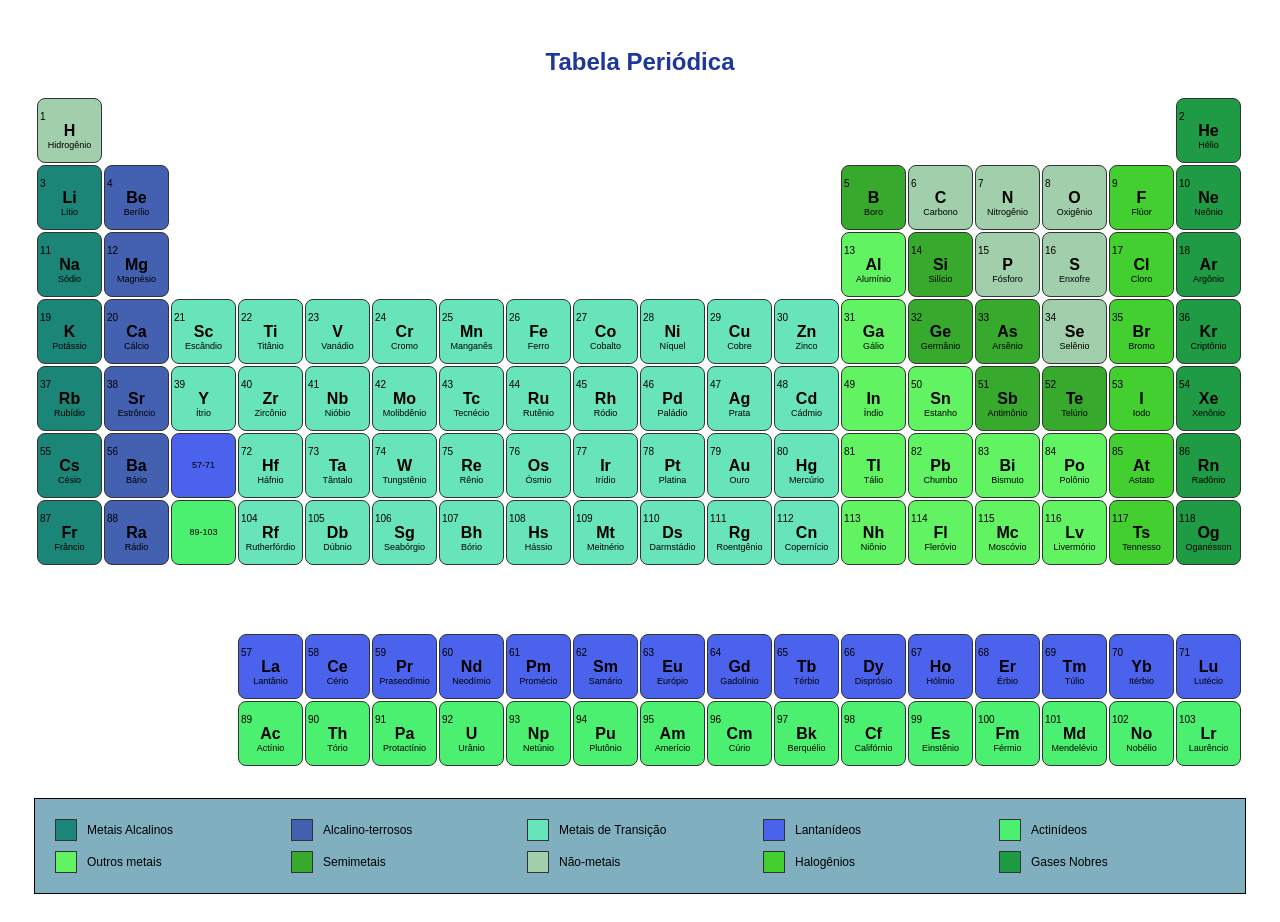
<file: index.html>
<!DOCTYPE html>
<head>
    <link rel="stylesheet" href="index.css">
    <meta charset="UTF-8">
    <title>Tabela Periódica</title>
 
</head>
<body>


    <h2>Tabela Periódica</h2>


    <table>
        <tr>
            <td class="nao-metal"><span class="numero">1</span><span class="simbolo">H</span>Hidrogênio</td>
            <td class="empty"></td><td class="empty"></td><td class="empty"></td><td class="empty"></td><td class="empty"></td><td class="empty"></td><td class="empty"></td><td class="empty"></td><td class="empty"></td><td class="empty"></td><td class="empty"></td><td class="empty"></td><td class="empty"></td><td class="empty"></td><td class="empty"></td><td class="empty"></td>
            <td class="gas-nobre"><span class="numero">2</span><span class="simbolo">He</span>Hélio</td>
        </tr>
        <tr>
            <td class="alcalino"><span class="numero">3</span><span class="simbolo">Li</span>Lítio</td>
            <td class="alcalino-terroso"><span class="numero">4</span><span class="simbolo">Be</span>Berílio</td>
            <td class="empty"></td><td class="empty"></td><td class="empty"></td><td class="empty"></td><td class="empty"></td><td class="empty"></td><td class="empty"></td><td class="empty"></td><td class="empty"></td><td class="empty"></td>
            <td class="semimetal"><span class="numero">5</span><span class="simbolo">B</span>Boro</td>
            <td class="nao-metal"><span class="numero">6</span><span class="simbolo">C</span>Carbono</td>
            <td class="nao-metal"><span class="numero">7</span><span class="simbolo">N</span>Nitrogênio</td>
            <td class="nao-metal"><span class="numero">8</span><span class="simbolo">O</span>Oxigênio</td>
            <td class="halogenio"><span class="numero">9</span><span class="simbolo">F</span>Flúor</td>
            <td class="gas-nobre"><span class="numero">10</span><span class="simbolo">Ne</span>Neônio</td>
        </tr>
        <tr>
            <td class="alcalino"><span class="numero">11</span><span class="simbolo">Na</span>Sódio</td>
            <td class="alcalino-terroso"><span class="numero">12</span><span class="simbolo">Mg</span>Magnésio</td>
            <td class="empty"></td><td class="empty"></td><td class="empty"></td><td class="empty"></td><td class="empty"></td><td class="empty"></td><td class="empty"></td><td class="empty"></td><td class="empty"></td><td class="empty"></td>
            <td class="pos-transicao"><span class="numero">13</span><span class="simbolo">Al</span>Alumínio</td>
            <td class="semimetal"><span class="numero">14</span><span class="simbolo">Si</span>Silício</td>
            <td class="nao-metal"><span class="numero">15</span><span class="simbolo">P</span>Fósforo</td>
            <td class="nao-metal"><span class="numero">16</span><span class="simbolo">S</span>Enxofre</td>
            <td class="halogenio"><span class="numero">17</span><span class="simbolo">Cl</span>Cloro</td>
            <td class="gas-nobre"><span class="numero">18</span><span class="simbolo">Ar</span>Argônio</td>
        </tr>
        <tr>
            <td class="alcalino"><span class="numero">19</span><span class="simbolo">K</span>Potássio</td>
            <td class="alcalino-terroso"><span class="numero">20</span><span class="simbolo">Ca</span>Cálcio</td>
            <td class="transicao"><span class="numero">21</span><span class="simbolo">Sc</span>Escândio</td>
            <td class="transicao"><span class="numero">22</span><span class="simbolo">Ti</span>Titânio</td>
            <td class="transicao"><span class="numero">23</span><span class="simbolo">V</span>Vanádio</td>
            <td class="transicao"><span class="numero">24</span><span class="simbolo">Cr</span>Cromo</td>
            <td class="transicao"><span class="numero">25</span><span class="simbolo">Mn</span>Manganês</td>
            <td class="transicao"><span class="numero">26</span><span class="simbolo">Fe</span>Ferro</td>
            <td class="transicao"><span class="numero">27</span><span class="simbolo">Co</span>Cobalto</td>
            <td class="transicao"><span class="numero">28</span><span class="simbolo">Ni</span>Níquel</td>
            <td class="transicao"><span class="numero">29</span><span class="simbolo">Cu</span>Cobre</td>
            <td class="transicao"><span class="numero">30</span><span class="simbolo">Zn</span>Zinco</td>
            <td class="pos-transicao"><span class="numero">31</span><span class="simbolo">Ga</span>Gálio</td>
            <td class="semimetal"><span class="numero">32</span><span class="simbolo">Ge</span>Germânio</td>
            <td class="semimetal"><span class="numero">33</span><span class="simbolo">As</span>Arsênio</td>
            <td class="nao-metal"><span class="numero">34</span><span class="simbolo">Se</span>Selênio</td>
            <td class="halogenio"><span class="numero">35</span><span class="simbolo">Br</span>Bromo</td>
            <td class="gas-nobre"><span class="numero">36</span><span class="simbolo">Kr</span>Criptônio</td>
        </tr>
        <tr>
            <td class="alcalino"><span class="numero">37</span><span class="simbolo">Rb</span>Rubídio</td>
            <td class="alcalino-terroso"><span class="numero">38</span><span class="simbolo">Sr</span>Estrôncio</td>
            <td class="transicao"><span class="numero">39</span><span class="simbolo">Y</span>Ítrio</td>
            <td class="transicao"><span class="numero">40</span><span class="simbolo">Zr</span>Zircônio</td>
            <td class="transicao"><span class="numero">41</span><span class="simbolo">Nb</span>Nióbio</td>
            <td class="transicao"><span class="numero">42</span><span class="simbolo">Mo</span>Molibdênio</td>
            <td class="transicao"><span class="numero">43</span><span class="simbolo">Tc</span>Tecnécio</td>
            <td class="transicao"><span class="numero">44</span><span class="simbolo">Ru</span>Rutênio</td>
            <td class="transicao"><span class="numero">45</span><span class="simbolo">Rh</span>Ródio</td>
            <td class="transicao"><span class="numero">46</span><span class="simbolo">Pd</span>Paládio</td>
            <td class="transicao"><span class="numero">47</span><span class="simbolo">Ag</span>Prata</td>
            <td class="transicao"><span class="numero">48</span><span class="simbolo">Cd</span>Cádmio</td>
            <td class="pos-transicao"><span class="numero">49</span><span class="simbolo">In</span>Índio</td>
            <td class="pos-transicao"><span class="numero">50</span><span class="simbolo">Sn</span>Estanho</td>
            <td class="semimetal"><span class="numero">51</span><span class="simbolo">Sb</span>Antimônio</td>
            <td class="semimetal"><span class="numero">52</span><span class="simbolo">Te</span>Telúrio</td>
            <td class="halogenio"><span class="numero">53</span><span class="simbolo">I</span>Iodo</td>
            <td class="gas-nobre"><span class="numero">54</span><span class="simbolo">Xe</span>Xenônio</td>
        </tr>
        <tr>
            <td class="alcalino"><span class="numero">55</span><span class="simbolo">Cs</span>Césio</td>
            <td class="alcalino-terroso"><span class="numero">56</span><span class="simbolo">Ba</span>Bário</td>
            <td class="lantanideo">57-71</td>
            <td class="transicao"><span class="numero">72</span><span class="simbolo">Hf</span>Háfnio</td>
            <td class="transicao"><span class="numero">73</span><span class="simbolo">Ta</span>Tântalo</td>
            <td class="transicao"><span class="numero">74</span><span class="simbolo">W</span>Tungstênio</td>
            <td class="transicao"><span class="numero">75</span><span class="simbolo">Re</span>Rênio</td>
            <td class="transicao"><span class="numero">76</span><span class="simbolo">Os</span>Ósmio</td>
            <td class="transicao"><span class="numero">77</span><span class="simbolo">Ir</span>Irídio</td>
            <td class="transicao"><span class="numero">78</span><span class="simbolo">Pt</span>Platina</td>
            <td class="transicao"><span class="numero">79</span><span class="simbolo">Au</span>Ouro</td>
            <td class="transicao"><span class="numero">80</span><span class="simbolo">Hg</span>Mercúrio</td>
            <td class="pos-transicao"><span class="numero">81</span><span class="simbolo">Tl</span>Tálio</td>
            <td class="pos-transicao"><span class="numero">82</span><span class="simbolo">Pb</span>Chumbo</td>
            <td class="pos-transicao"><span class="numero">83</span><span class="simbolo">Bi</span>Bismuto</td>
            <td class="pos-transicao"><span class="numero">84</span><span class="simbolo">Po</span>Polônio</td>
            <td class="halogenio"><span class="numero">85</span><span class="simbolo">At</span>Astato</td>
            <td class="gas-nobre"><span class="numero">86</span><span class="simbolo">Rn</span>Radônio</td>
        </tr>
        <tr>
            <td class="alcalino"><span class="numero">87</span><span class="simbolo">Fr</span>Frâncio</td>
            <td class="alcalino-terroso"><span class="numero">88</span><span class="simbolo">Ra</span>Rádio</td>
            <td class="actinideo">89-103</td>
            <td class="transicao"><span class="numero">104</span><span class="simbolo">Rf</span>Rutherfórdio</td>
            <td class="transicao"><span class="numero">105</span><span class="simbolo">Db</span>Dúbnio</td>
            <td class="transicao"><span class="numero">106</span><span class="simbolo">Sg</span>Seabórgio</td>
            <td class="transicao"><span class="numero">107</span><span class="simbolo">Bh</span>Bório</td>
            <td class="transicao"><span class="numero">108</span><span class="simbolo">Hs</span>Hássio</td>
            <td class="transicao"><span class="numero">109</span><span class="simbolo">Mt</span>Meitnério</td>
            <td class="transicao"><span class="numero">110</span><span class="simbolo">Ds</span>Darmstádio</td>
            <td class="transicao"><span class="numero">111</span><span class="simbolo">Rg</span>Roentgênio</td>
            <td class="transicao"><span class="numero">112</span><span class="simbolo">Cn</span>Copernício</td>
            <td class="pos-transicao"><span class="numero">113</span><span class="simbolo">Nh</span>Niônio</td>
            <td class="pos-transicao"><span class="numero">114</span><span class="simbolo">Fl</span>Fleróvio</td>
            <td class="pos-transicao"><span class="numero">115</span><span class="simbolo">Mc</span>Moscóvio</td>
            <td class="pos-transicao"><span class="numero">116</span><span class="simbolo">Lv</span>Livermório</td>
            <td class="halogenio"><span class="numero">117</span><span class="simbolo">Ts</span>Tennesso</td>
            <td class="gas-nobre"><span class="numero">118</span><span class="simbolo">Og</span>Oganésson</td>
        </tr>


        <tr class="empty spacer"><td colspan="18" class="empty"></td></tr>


        <tr>
            <td class="empty"></td><td class="empty"></td><td class="empty"></td>
            <td class="lantanideo"><span class="numero">57</span><span class="simbolo">La</span>Lantânio</td>
            <td class="lantanideo"><span class="numero">58</span><span class="simbolo">Ce</span>Cério</td>
            <td class="lantanideo"><span class="numero">59</span><span class="simbolo">Pr</span>Praseodímio</td>
            <td class="lantanideo"><span class="numero">60</span><span class="simbolo">Nd</span>Neodímio</td>
            <td class="lantanideo"><span class="numero">61</span><span class="simbolo">Pm</span>Promécio</td>
            <td class="lantanideo"><span class="numero">62</span><span class="simbolo">Sm</span>Samário</td>
            <td class="lantanideo"><span class="numero">63</span><span class="simbolo">Eu</span>Európio</td>
            <td class="lantanideo"><span class="numero">64</span><span class="simbolo">Gd</span>Gadolínio</td>
            <td class="lantanideo"><span class="numero">65</span><span class="simbolo">Tb</span>Térbio</td>
            <td class="lantanideo"><span class="numero">66</span><span class="simbolo">Dy</span>Disprósio</td>
            <td class="lantanideo"><span class="numero">67</span><span class="simbolo">Ho</span>Hólmio</td>
            <td class="lantanideo"><span class="numero">68</span><span class="simbolo">Er</span>Érbio</td>
            <td class="lantanideo"><span class="numero">69</span><span class="simbolo">Tm</span>Túlio</td>
            <td class="lantanideo"><span class="numero">70</span><span class="simbolo">Yb</span>Itérbio</td>
            <td class="lantanideo"><span class="numero">71</span><span class="simbolo">Lu</span>Lutécio</td>
            <td class="empty"></td>
        </tr>
        <tr>
            <td class="empty"></td><td class="empty"></td><td class="empty"></td>
            <td class="actinideo"><span class="numero">89</span><span class="simbolo">Ac</span>Actínio</td>
            <td class="actinideo"><span class="numero">90</span><span class="simbolo">Th</span>Tório</td>
            <td class="actinideo"><span class="numero">91</span><span class="simbolo">Pa</span>Protactínio</td>
            <td class="actinideo"><span class="numero">92</span><span class="simbolo">U</span>Urânio</td>
            <td class="actinideo"><span class="numero">93</span><span class="simbolo">Np</span>Netúnio</td>
            <td class="actinideo"><span class="numero">94</span><span class="simbolo">Pu</span>Plutônio</td>
            <td class="actinideo"><span class="numero">95</span><span class="simbolo">Am</span>Amerício</td>
            <td class="actinideo"><span class="numero">96</span><span class="simbolo">Cm</span>Cúrio</td>
            <td class="actinideo"><span class="numero">97</span><span class="simbolo">Bk</span>Berquélio</td>
            <td class="actinideo"><span class="numero">98</span><span class="simbolo">Cf</span>Califórnio</td>
            <td class="actinideo"><span class="numero">99</span><span class="simbolo">Es</span>Einstênio</td>
            <td class="actinideo"><span class="numero">100</span><span class="simbolo">Fm</span>Férmio</td>
            <td class="actinideo"><span class="numero">101</span><span class="simbolo">Md</span>Mendelévio</td>
            <td class="actinideo"><span class="numero">102</span><span class="simbolo">No</span>Nobélio</td>
            <td class="actinideo"><span class="numero">103</span><span class="simbolo">Lr</span>Laurêncio</td>
            <td class="empty"></td>
        </tr>
    </table>


    <div class="legenda">
        <div class="legenda-item"><div class="cor-box alcalino"></div>Metais Alcalinos</div>
        <div class="legenda-item"><div class="cor-box alcalino-terroso"></div>Alcalino-terrosos</div>
        <div class="legenda-item"><div class="cor-box transicao"></div>Metais de Transição</div>
        <div class="legenda-item"><div class="cor-box lantanideo"></div>Lantanídeos</div>
        <div class="legenda-item"><div class="cor-box actinideo"></div>Actinídeos</div>
        <div class="legenda-item"><div class="cor-box pos-transicao"></div>Outros metais</div>
        <div class="legenda-item"><div class="cor-box semimetal"></div>Semimetais</div>
        <div class="legenda-item"><div class="cor-box nao-metal"></div>Não-metais</div>
        <div class="legenda-item"><div class="cor-box halogenio"></div>Halogênios</div>
        <div class="legenda-item"><div class="cor-box gas-nobre"></div>Gases Nobres</div>
    </div>


</body>
</html>
</file>
<file: index.css>
body { font-family: 'Segoe UI', Arial, sans-serif; display: flex; flex-direction: column; align-items: center; background-color: white; padding: 20px; background-image: linear-gradient(rgb(183, 216, 231));}
 table {
         border-collapse: separate;
    border-spacing: 2px;
    table-layout: fixed;
    width: 1170px;
    margin-bottom: 30px;
        }


        td {
            
            width: 65px;
    height: 65px;
    border: 1px solid #333;
    border-radius: 8px;
    text-align: center;
    font-size: 9px;
    padding: 2px;
    box-sizing: border-box;
        }
       
        .empty { border: none; }


        .simbolo { font-size: 16px; font-weight: bold; display: block; }
        .numero { font-size: 10px; display: block; text-align: left; font-weight: normal; }


       
        .nao-metal { background-color: #a1ceab; }
        .gas-nobre { background-color: #1e9b44; }
        .alcalino { background-color: #1b8577; }
        .alcalino-terroso { background-color: #4461b1; }
        .transicao { background-color: #68e4bb; }
        .pos-transicao { background-color: #62f362; }
        .semimetal { background-color: #37aa2d; }
        .halogenio { background-color: #42cf2f; }
        .lantanideo { background-color: #4b63ec; }
        .actinideo { background-color: #4cf070; }


        .spacer { height: 30px; }


       
        .legenda {
            display: grid;
            grid-template-columns: repeat(5, 1fr);
            gap: 10px;
            width: 1170px;
            padding: 20px;
            border: 1px solid #000000;
            background-color: #80b0c0;
        }
    .legenda-item { display: flex; align-items: center; font-size: 12px; }
        .cor-box { width: 20px; height: 20px; margin-right: 10px; border: 1px solid #333; }
tr{font-family: Arial, "Helvetica Neue", Helvetica, sans-serif;}
h2{color: #1e379b;}
</file>
